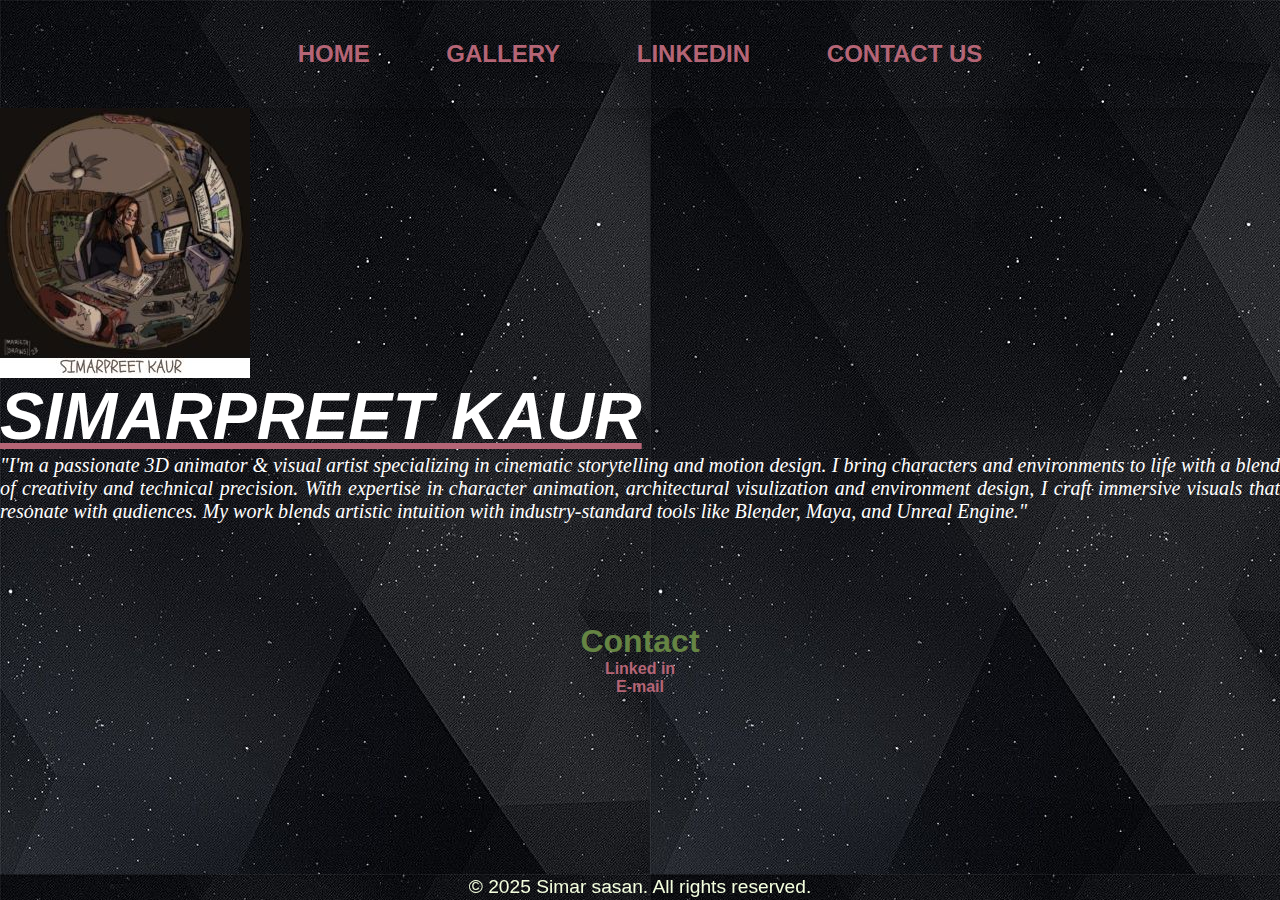
<file: index.html>
<!DOCTYPE html>
<html lang="en">
<head>
    <meta charset="UTF-8">
    <meta name="viewport" content="width=device-width, initial-scale=1.0">
    <title>Simar sasan</title>
    <link rel="stylesheet" href="style.css">    
    
</head>
<body>
    <header>
        <a href="#" style="padding: 35px;">HOME</a>
        <a href="worl.html" style="padding: 35px;">GALLERY</a>
        <a href="https://www.linkedin.com/in/simar-preet-kaur-67bab22a4?utm_source=share&utm_campaign=share_via&utm_content=profile&utm_medium=android_app" style="padding: 35px;">linkedin</a>
    <a href="#contact" style="padding: 35px;">CONTACT US</a>    
</header>
 <img align ="left" src="logo2.jpg"Simarpreet sasan" style="height: 270px; width: 250px;">
   <br>
    <div class="column"  style="display: inline-block;">
        <h3>SIMARPREET KAUR</h3> "I'm a passionate 3D animator & visual artist specializing in cinematic storytelling and motion design. I bring characters and environments to life with a blend of creativity and technical precision.
            With expertise in character animation, architectural visulization and environment design, I craft immersive visuals that resonate with audiences. My work blends artistic intuition with industry-standard tools like Blender, Maya, and Unreal Engine."
    </div> 
    <section id="contact" >
        <h1>Contact</h1>
       <a href="https://www.linkedin.com/in/simar-preet-kaur-67bab22a4?utm_source=share&utm_campaign=share_via&utm_content=profile&utm_medium=android_app">Linked in</a>
       <br>
       <a href= mailto:garvitgoyal252@gmail.com>E-mail</a>
    </section>

    <footer >
        <p>&copy; 2025 Simar sasan. All rights reserved.</p>
    </footer>
</body>
</html>
</file>
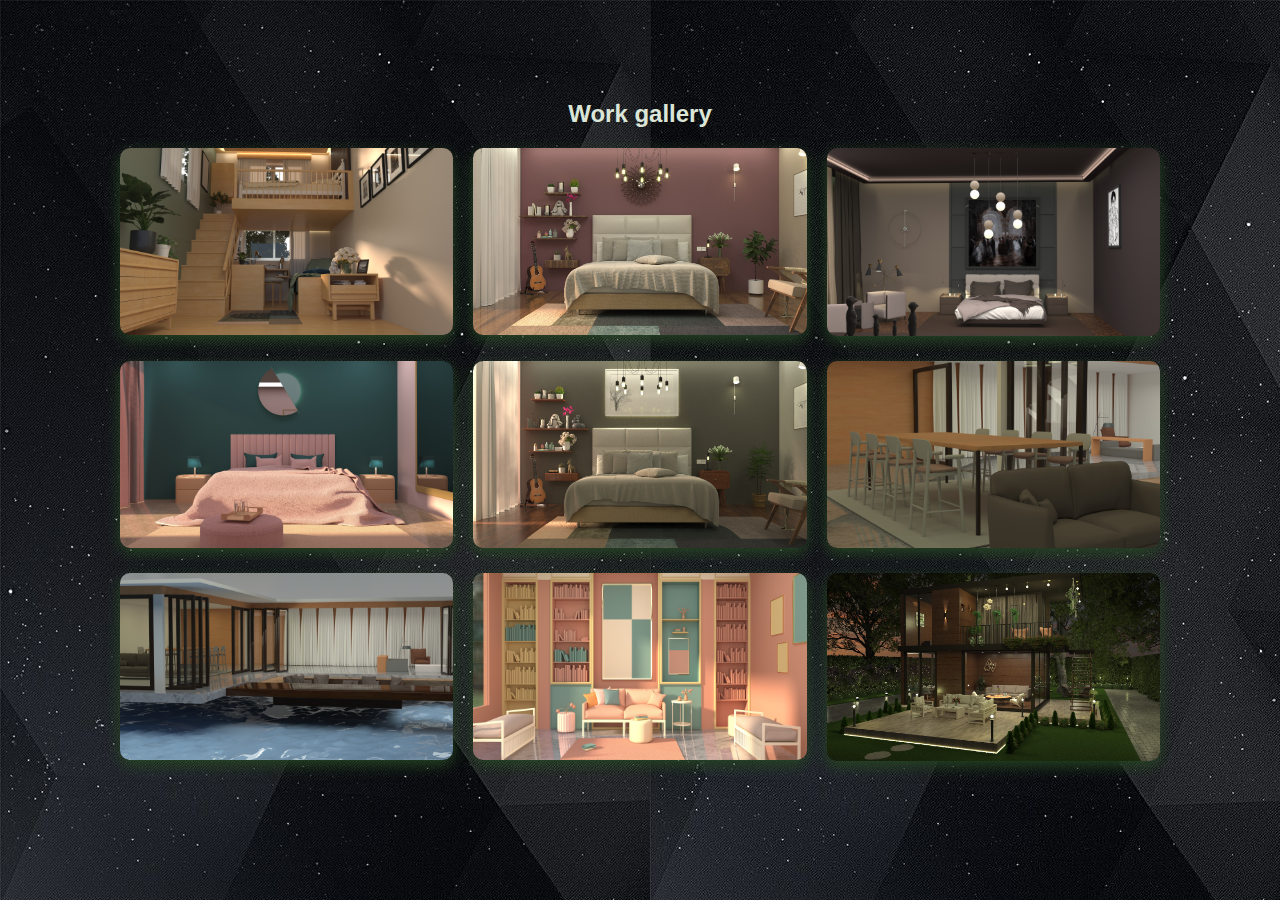
<file: worl.html>
<!DOCTYPE html>
<html lang="en">
<head>
    <meta charset="UTF-8">
    <meta name="viewport" content="width=device-width, initial-scale=1.0">
    <title>WORKSPACE</title>
    <link rel="stylesheet" href="style.css">
</head>
<body>
    <section id="portfolio">
        <action="#"> <h2>Work gallery</h2>
         <div class="gallery">
           <a href="LOFT..jpg" ><img src="LOFT..jpg" alt="project 1"></a> 
           <a href="bedroom 2.jpg" ><img src="bedroom 2.jpg" alt="bedroom 2"></a> 
           <a href="bedroom 3.jpg" ><img src="bedroom 3.jpg" alt="bedroom 3"></a> 
           <a href="barbie bedroom.jpg" ><img src="barbie bedroom.jpg" alt="barbie bedroom"></a> 
           <a href="bedroom.jpg" ><img src="bedroom.jpg" alt="bedroom "></a>
           <a href="dining area.jpg" ><img src="dining area.jpg" alt="dining"></a> 
           <a href="pool side.jpg" ><img src="pool side.jpg" alt="pool"></a> 
           <a href="biokselves.jpg" ><img src="biokselves.jpg" alt="library"></a> 
           <a href="lawn.jpg" ><img src="lawn.jpg" alt="lawn"></a> 
         </div> 
     </section>
</body>
</html>
</file>
<file: style.css>
* {
            margin: 0;
            padding: 0;
            box-sizing: border-box;
            font-family: 'Poppins', sans-serif;
        }
        h1{
            color: rgb(101, 132, 67);
        }
        h3{ font-family:'Gill Sans', 'Gill Sans MT', Calibri, 'Trebuchet MS', sans-serif;
            
            font-size: 66px;
            text-align: left;
            text-decoration: underline;
            text-decoration-color: #B56576;
            
            
        }
        div{
            color: rgb(255, 255, 255);
            text-align: justify;
            font-family: 'Times New Roman';
            font-style: italic;
            font-size: 20px;
            
            
        }
        p{
            color: rgb(244, 255, 223);
            text-align: justify;
            font-family: 'Franklin Gothic Medium', 'Arial Narrow', Arial, sans-serif;
            font-size: larger;
        }
        body { background-image: url(Black\ Background.jpeg);
            background-color:ivory;
            color: rgb(15, 15, 9);
            text-align: center;
            overflow-x: hidden;
        }
        header { background-image: url(Black\ Background.jpeg);
            color: aliceblue;
            box-shadow:  #6a9ec2;
            align-items: center;            
            background-color: rgb(133, 185, 185);
            color: rgb(250, 247, 247);
            padding: 40px 0;
            font-size: 1.5em;
            font-weight: bold;
            text-transform: uppercase;
            box-shadow: 0px 5px 15px rgba(0, 0, 0, 0.2);
        }
        /* gallery*/
        section {color: rgb(219, 230, 216);
            padding: 100px;
            
            text-align: center;
        }
        .gallery {
            display: grid;
            grid-template-columns: repeat(auto-fit, minmax(300px, 1fr));
            gap: 20px;
            padding: 20px;
        }
        .gallery img {
            width: 100%;
            border-radius: 10px;
            transition: transform 0.3s ease;
            box-shadow: 0px 5px 15px rgba(38, 69, 35, 0.998);
        }
        .gallery img:hover {
            transform: scale(1.05);
        }
        footer {position: fixed;
            background-image: url(Black\ Background.jpeg);
            width: 100%;
            bottom: 0;
            color: aqua;
            padding: 2px;
            margin-top: 2px; 
            p{text-align: center;
             }
            }
        a {
            color: #B56576;
            text-decoration: none;
            font-weight: bold;
            transition: color 0.3s;
        }
        a:hover {
            color: #395467;
        }
</file>
